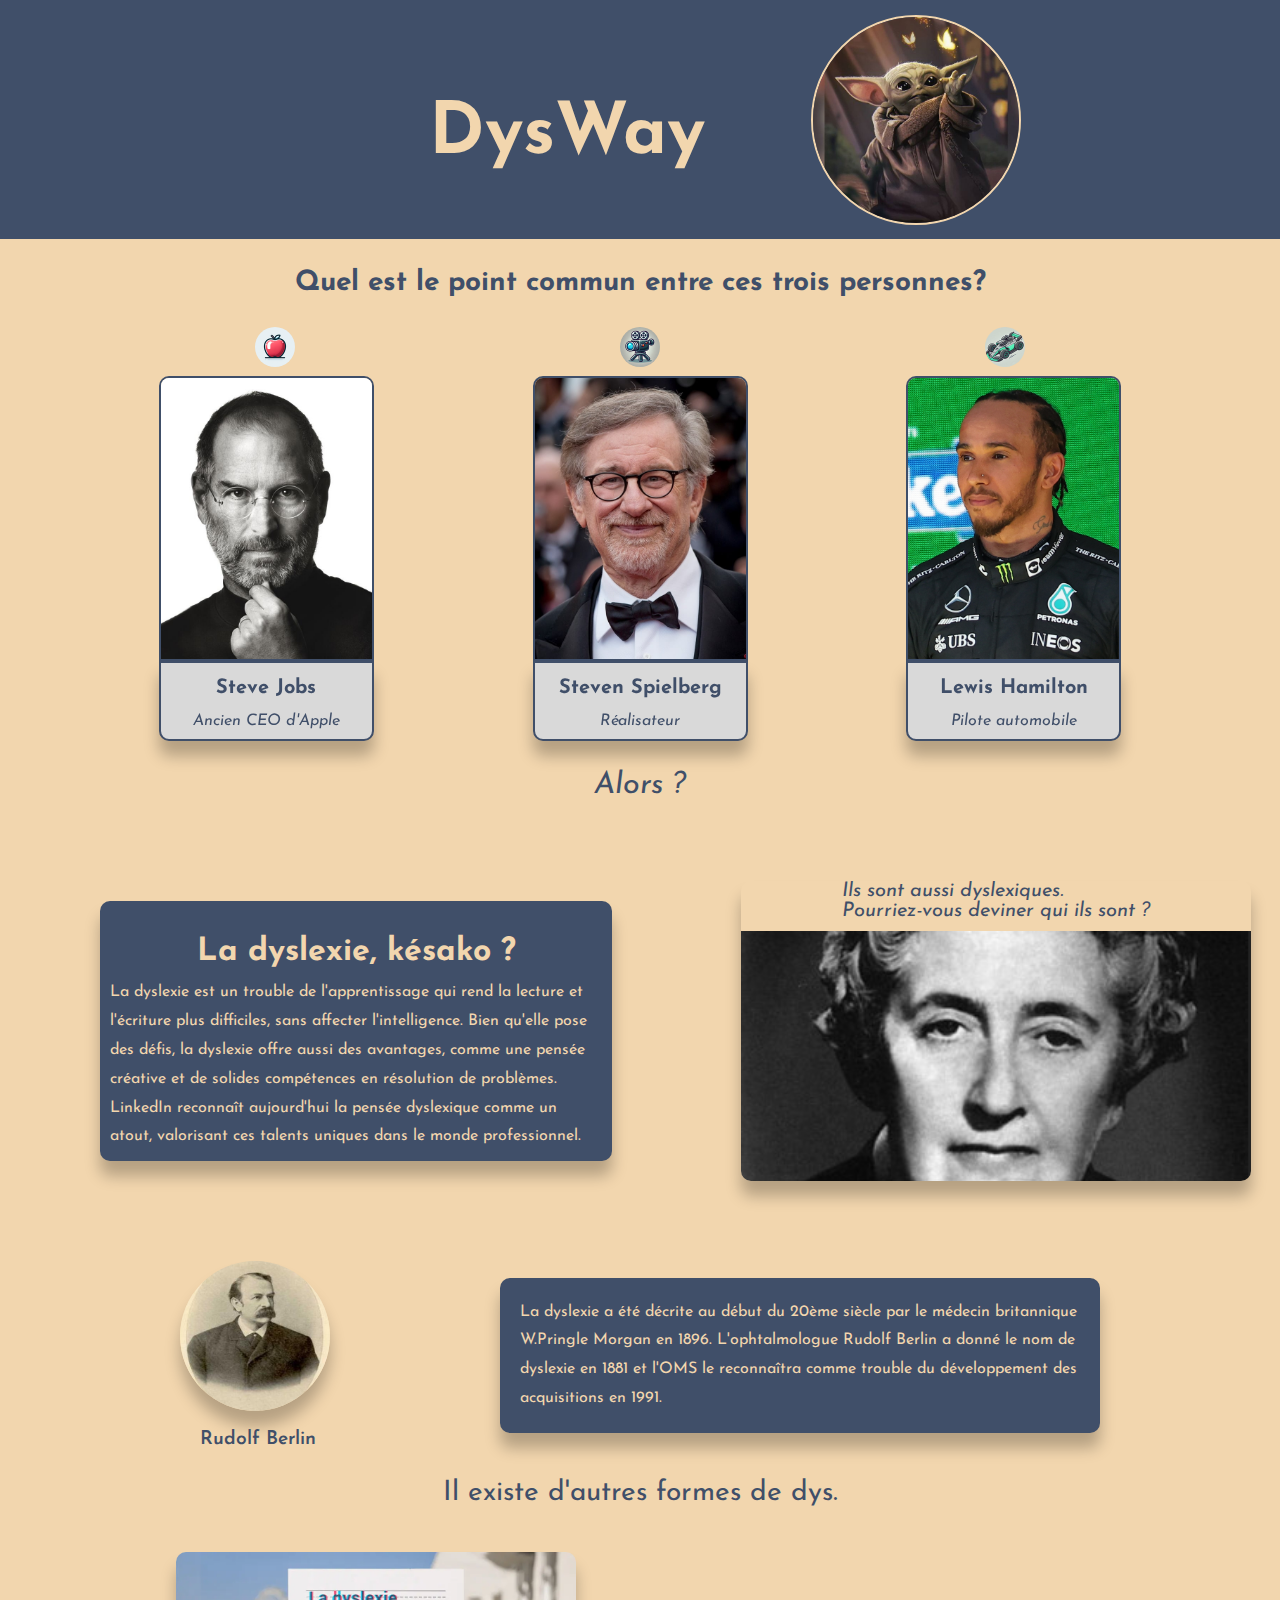
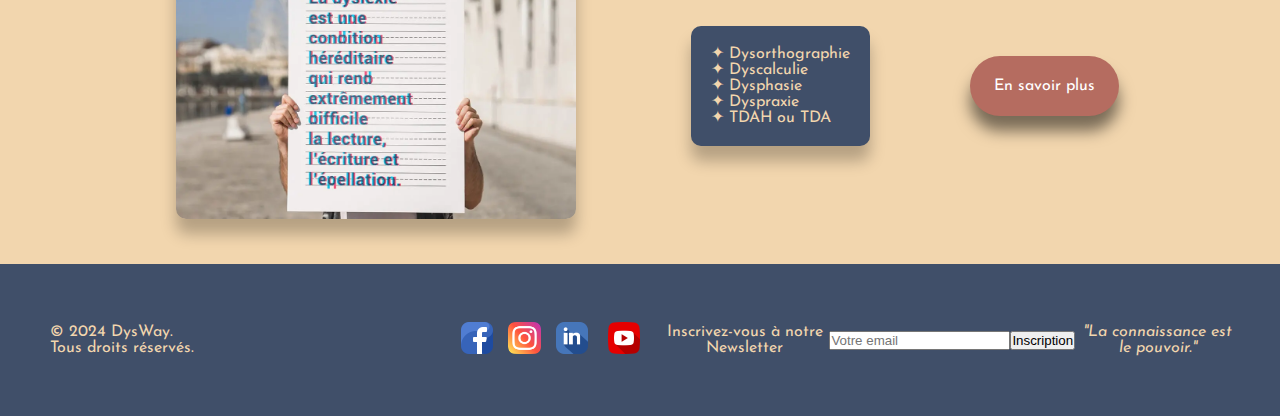
<file: index.html>
<!DOCTYPE html>
<html lang="fr">
<head>
    <meta charset="UTF-8">
    <meta name="viewport" content="width=device-width, initial-scale=1.0">
    <link rel="icon" type="image/png" href="images/yoda.ico">
    <link rel="preconnect" href="https://fonts.googleapis.com">
    <link rel="preconnect" href="https://fonts.gstatic.com" crossorigin>
    <link href="https://fonts.googleapis.com/css2?family=Josefin+Sans:ital,wght@0,100..700;1,100..700&display=swap" rel="stylesheet">
    <title>DysWay</title>
    <link rel="stylesheet" type="text/css" href="reset.css"/>
    <link rel="stylesheet" type="text/css" href="mobile.css" media="screen and (max-width: 640px)"/>
    <link rel="stylesheet" type="text/css" href="style.css" />
</head>
<body>
    <header>
        <div class="colorful-bar">
            <h1 class="titre-bar">DysWay</h1>
            <img src="images/Yoda.jpg" alt="photo de Yoda" class="cercle"> 
        </div> 
    </header> 

    <main>
        <h1>Quel est le point commun entre ces trois personnes?</h1>
    <div class="small-image">
        <a href="https://fr.wikipedia.org/wiki/Steve_Jobs" target="_blank">
            <img src="images\ressource\apple.png" class="pomme" alt="belle pomme rouge"></a>
        <a href="https://fr.wikipedia.org/wiki/Steven_Spielberg" target="_blank">
            <img src="images\ressource\camera.png" class="caméra" alt="caméra de réalisateur"></a>
        <a href="https://fr.wikipedia.org/wiki/Lewis_Hamilton" target="_blank">
        <img src="images\ressource\voiture.png" class="voiture" alt="voiture de F1"/></a>
    </div>
    <div class="card-container">
        <div class="card">
            <div class="card-inner">
                <div class="card-front">
                    <img src="images/cartes/steve-jobs.jpg" class="steve-jobs" alt="Steve Jobs Apple"/>
                    <div class="steve-description">
                        <h3>Steve Jobs</h3>
                        <p>Ancien CEO d'Apple</p>
                    </div>
                </div>
                <div class="card-back">
                    <p>« Innover, c'est savoir abandonner des milliers de bonnes idées.»</p>
                </div>
            </div>
        </div>
        <div class="card">
            <div class="card-inner">
                <div class="card-front">
                    <img src="images/cartes/steven-spielberg.jpg" class="steven-spielberg" alt="Steven Spielberg réalisateur"/>
                    <div class="spielberg-description">
                        <h3>Steven Spielberg</h3>
                        <p>Réalisateur</p>
                    </div>
                </div>
                <div class="card-back">
                    <p>« Je ne rêve pas la nuit, je rêve le jour, je rêve toute la journée, je rêve pour vivre.»</p>
                </div>
            </div>
        </div>
        <div class="card">
            <div class="card-inner">
                <div class="card-front">
                    <img src="images/cartes/lewis-hamilton.jpg" class="lewis-hamilton" alt="Lewis Hamilton F1"/>
                    <div class="lewis-description">
                        <h3>Lewis Hamilton</h3>
                        <p>Pilote automobile</p>
                    </div>
                </div>
                <div class="card-back">
                    <p>« Je suis né pour piloter et gagner.»</p>
                </div>
            </div>
        </div>
    </div>
            </div>
            <details>
                <summary>Alors ?</summary>
                <div class="spoiler-content">
                    <img src="images/ressource/sparkles.png" alt="étoiles brillantes" class="sparkles"/> 
                    Et bien, ils sont tous dyslexiques !
                    <img src="images/ressource/sparkles.png" alt="étoiles brillantes" class="sparkles"/>
                </div>
                </details>

                <div class="layout-carrousel">
    
                <div class="layout">
        <h1 class="main-title">La dyslexie, késako ?</h1>
        <p class="description">La dyslexie est un trouble de l'apprentissage qui rend la lecture et l'écriture plus difficiles, sans affecter l'intelligence. Bien qu'elle pose des défis, la dyslexie offre aussi des avantages, comme une pensée créative et de solides compétences en résolution de problèmes. LinkedIn reconnaît aujourd'hui la pensée dyslexique comme un atout, valorisant ces talents uniques dans le monde professionnel.
        </p>

    </div>

    <div class="carousel">
        <h2 class="subtitle">Ils sont aussi dyslexiques. <br>Pourriez-vous deviner qui ils sont ?</h2>
        <div class="slides">
            <img src="images/carrousel/Agatha_Christie.png" alt="Agatha Christie">
            <img src="images/carrousel/cher.jpg" alt="Cher">
            <img src="images/carrousel/ae.png" alt="Einstein">
            <img src="images/carrousel/fp.png" alt="Florent Pagny">
            <img src="images/carrousel/ingvar-kamprad.jpg" alt="Ingvar Kamprad">
            <img src="images/carrousel/johnny.jpg" alt="Johnny Hallyday">
            <img src="images/carrousel/wg.png" alt="Whoopi Goldberg">
        </div>
    </div>
    </div>
    
    <section class="historique">
        <figure>
        <img src="images/rudolf-berlin.jpg" alt="Rudolf Berlin" class="portrait">
        <figcaption>Rudolf Berlin</figcaption>
    </figure>
        <p class="historique-text">La dyslexie a été décrite au début du 20ème siècle par le médecin britannique W.Pringle Morgan en 1896.
            L'ophtalmologue Rudolf Berlin a donné le nom de dyslexie en 1881 et l'OMS le reconnaîtra
            comme trouble du développement des acquisitions en 1991.</p>    
    </section>
    </div>
    <h2 class="troubles">Il existe d'autres formes de dys.</h2>
    <section class="autres-dys">
        <img src="images\ressource\photo-dys.jpg" alt="les troubles dys" class="troubles-dys"/>
            <ul class="liste-troubles">
            <li>✦ Dysorthographie</li>
            <li>✦ Dyscalculie</li>
            <li>✦ Dysphasie</li>
            <li>✦ Dyspraxie</li>
            <li>✦ TDAH ou TDA </li>
        </ul>
        <div class="bouton-lien">
            <a href="https://www.inserm.fr/dossier/troubles-specifiques-apprentissages/" class="lien" target="_blank" rel="noopener noreferrer">En savoir plus</a>
            </div>
    </section>
    </main>
    <footer> 
        <ul class="Copyright-logos">
          <li class="copyright">&copy; 2024 DysWay. <br>Tous droits réservés.</li>

          <li>
              <a href="https://www.facebook.com/association.ffdys/" target="_blank">
              <img src="images\facebook_2504903.png" alt="Facebook Logo">
              </a>
          </li>
          <li>
              <a href="https://www.instagram.com/federationfrancaisedesdys/" target="_blank">
              <img src="images\instagram_2111463_480.png" alt="instagram Logo">
              </a> 
         </li>
       
          <li>         
              <a href="https://www.linkedin.com/company/ffdys/" target="_blank">
              <img src="images\linkedin-logo_4096186.png" alt="twitter Logo" target="_blank">
           
          </li>
          <li>
              <a href="https://www.youtube.com/c/F%C3%A9d%C3%A9rationfran%C3%A7aisedesdys/featured" target="_blank">
               <img src="images\youtube_3938037.png" alt="youtube Logo">
          </li>

          <li class="newsletter" >
           <h4>Inscrivez-vous à notre <a href="#">Newsletter</a></h4>
           <input type="email" placeholder="Votre email" required>
           <button>Inscription</button>
           <div class="quote">
           <p>"La connaissance est le pouvoir."</p>
           </div>
          </li>
          </ul>
    <script src="script.js"></script>
</body>
</html>
</file>
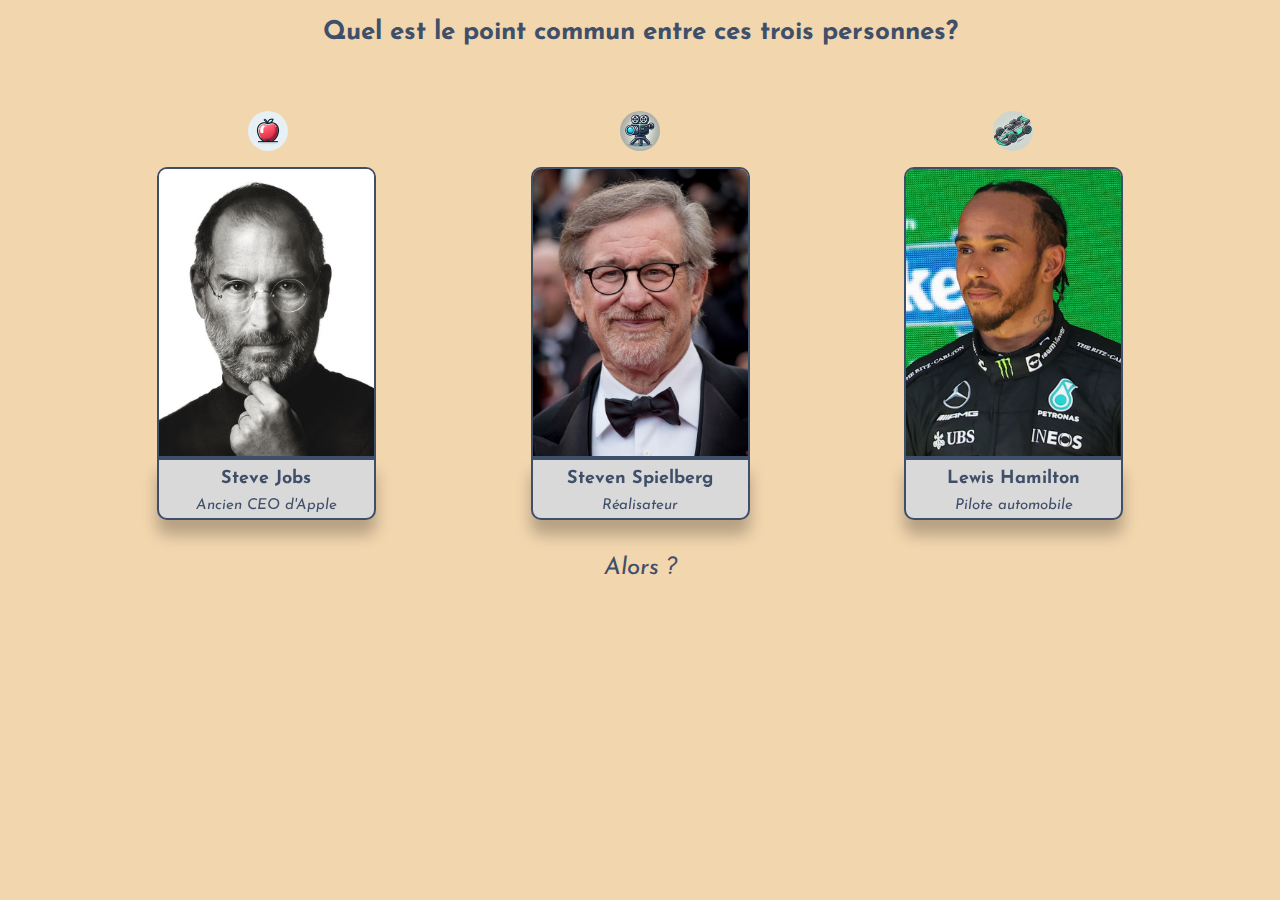
<file: index-em.html>
<!doctype html>
<html lang="fr">
<head>
  <meta charset="utf-8">
  <meta name="viewport" content="width=device-width, initial-scale=1.0" />
  <meta http-equiv="X-UA-Compatible" content="ie=edge" />
  <title>DysWay</title>
  <link rel="preconnect" href="https://fonts.googleapis.com">
<link rel="preconnect" href="https://fonts.gstatic.com" crossorigin>
<link href="https://fonts.googleapis.com/css2?family=Josefin+Sans:ital,wght@0,100..700;1,100..700&display=swap" rel="stylesheet">
  <link rel="stylesheet" href="reset-em.css">
  <link rel="stylesheet" href="style-em.css">
</head>
<body>
    <main>
        <h1>Quel est le point commun entre ces trois personnes?</h1>
    <div class="small-image">
        <img src="images\ressource\apple.png" class="pomme" alt="belle pomme rouge"/>
        <img src="images\ressource\camera.png" class="caméra" alt="caméra de réalisateur"/>
        <img src="images\ressource\voiture.png" class="voiture" alt="voiture de F1"/>
    </div>
    <div class="card-container">
        <div class="card">
            <div class="card-inner">
                <div class="card-front">
                    <img src="images/cartes/steve-jobs.jpg" class="steve-jobs" alt="Steve Jobs Apple"/>
                    <div class="steve-description">
                        <h3>Steve Jobs</h3>
                        <p>Ancien CEO d'Apple</p>
                    </div>
                </div>
                <div class="card-back">
                    <p>« L'innovation, c’est ce qui distingue un leader d’un suiveur.»</p>
                </div>
            </div>
        </div>
        <div class="card">
            <div class="card-inner">
                <div class="card-front">
                    <img src="images/cartes/steven-spielberg.jpg" class="steven-spielberg" alt="Steven Spielberg réalisateur"/>
                    <div class="spielberg-description">
                        <h3>Steven Spielberg</h3>
                        <p>Réalisateur</p>
                    </div>
                </div>
                <div class="card-back">
                    <p>« Je ne rêve pas la nuit, je rêve le jour, je rêve toute la journée, je rêve pour vivre.»</p>
                </div>
            </div>
        </div>
        <div class="card">
            <div class="card-inner">
                <div class="card-front">
                    <img src="images/cartes/lewis-hamilton.jpg" class="lewis-hamilton" alt="Lewis Hamilton F1"/>
                    <div class="lewis-description">
                        <h3>Lewis Hamilton</h3>
                        <p>Pilote automobile</p>
                    </div>
                </div>
                <div class="card-back">
                    <p>« Je suis né pour piloter et gagner.»</p>
                </div>
            </div>
        </div>
    </div>
            </div>
            <details>
                <summary>Alors ?</summary>
                <div class="spoiler-content">
                    <img src="images/ressource/sparkles.png" class="sparkles"/> 
                    Et bien, ils sont tous dyslexiques !
                    <img src="images/ressource/sparkles.png" class="sparkles"/>
                </div>
                </details>
            </main>
</body>
</html>
</file>
<file: mobile.css>
.coloful-bar {
    width: 100%;
}

h1 {
    display: flex;
    justify-content: center;
    align-content: center;
}

.small-image {
    margin: 30px;
}

.card-container {
    display: flex;
    flex-direction: column;
    align-items: center;
    gap: 150px;
}

.spoiler-content {
    display: flex;
    justify-content: center;
    margin-left: 15px;
}

.sparkles {
    width: 10%;
}
</file>
<file: style.css>
/* Style global */
* {
    margin: 0;
    padding: 0;
    box-sizing: border-box;
}

:root {
    --primarycolor: #F2D6AE;
    --secondcolor: #404F69;
    --thirdcolor: #B56C60;
    --cardcolor: #D9D9D9;
    --imgsize: 215px;
    --bordertop: 10px 10px 0 0;
    --borderbottom: 0 0 10px 10px;
}

body {
    font-family: "Josefin sans";
    background-color:var(--primarycolor);
}

.colorful-bar {
    background-color: #404f69 ;
    display: flex;
    justify-content: space-between;
    align-items:center;
    padding: 5px;
}

.titre-bar {
    color: #F2D6AE;
    margin-left:25%;
    text-align:center;
    flex-grow:1 ;
    font-size: 4.5rem;
    padding: 5%;
}

.cercle {
    border-radius: 100%; /* Pour un cercle parfait */
    width: 210px; /* Ajuste la largeur */
    height: 210px; /* Ajuste la hauteur pour l'ovale */
        /*margin-right: 250px; /* Ajuste la marge à gauche */
    object-fit: cover;
    border: 2px solid #F2D6AE;
    margin-right: 20%;
}

h1 {
    display: flex;
    justify-content: center;
    margin-top: 30px;
    color: var(--secondcolor);
    font-weight: 700;
    font-size: 1.75rem;
}

.small-image {
    display: flex;
    justify-content: space-evenly;
    gap: 40px;
    padding-bottom: 10px;
}


.small-image img {
    border-radius: 100%;
    margin: 30px;
    width: 40px;
}

.card {
    perspective: 1000px; 
}

.card-inner {
    margin: 20px;
    position: relative;
    width: 215px;
    height: 215px;
    transition: transform 0.6s; 
    transform-style: preserve-3d;
}

.card:hover .card-inner {
    transform: rotateY(180deg); 
}

.card-front, .card-back {
    position: absolute;
    width: 100%;
    height: 100%;
    backface-visibility: hidden;
}

.card-front {
    background-color: var(--cardcolor);
    display: flex;
    flex-direction: column;
    justify-content: center;
    align-items: center;
}

.card-back {
    background-color: var(--secondcolor);
    color: var(--primarycolor);
    border-radius: 10px;
    box-shadow: 0px 15px 15px 0px rgba(0, 0, 0, 0.25);
    transform: rotateY(180deg);
    display: flex;
    justify-content: center;
    align-items: center;
    text-indent: 15px;
    font-size: 1.25rem;
}

.card-container {
    display: flex;
    justify-content: space-evenly;
    align-items: flex-start; ; 
    padding: 20px; 
}

.steve-jobs {
    border-radius: var(--bordertop);
    width: var(--imgsize);
    border: 2px solid #404F69;
}

.steve-description {
    background-color: var(--cardcolor);
    border-radius: var(--borderbottom);
    color: var(--secondcolor);
    box-shadow: 0px 15px 15px 0px rgba(0, 0, 0, 0.25);
    border: 2px solid #404F69;
    width: 100%;
    padding: 5px;
}

.steve-description h3 {
    display: flex;
    justify-content: center;
    font-weight: 700;
    font-size: 1.25rem;
    padding: 10px;
}

.steve-description p {
    display: flex;
    justify-content: center;
    font-style: italic;
    font-size: 1rem;
    padding: 5px;
}

.steven-spielberg {
    border-radius: var(--bordertop);
    width: var(--imgsize);
    border: 2px solid #404F69;
}

.spielberg-description {
    background-color: var(--cardcolor);
    border-radius: var(--borderbottom);
    color: var(--secondcolor);
    box-shadow: 0px 15px 15px 0px rgba(0, 0, 0, 0.25);
    border: 2px solid #404F69;
    width: 100%;
    padding: 5px;
}

.spielberg-description h3 {
    display: flex;
    justify-content: center;
    font-weight: 700;
    font-size: 1.25rem;
    padding: 10px;

}

.spielberg-description p {
    display: flex;
    justify-content: center;
    font-style: italic;
    font-size: 1rem;
    padding: 5px;

}

.lewis-hamilton {
    border-radius: var(--bordertop);
    width: var(--imgsize);
    border: 2px solid #404F69;
}

.lewis-description {
    background-color: var(--cardcolor);
    border-radius: var(--borderbottom);
    color: var(--secondcolor);
    box-shadow: 0px 15px 15px 0px rgba(0, 0, 0, 0.25);
    border: 2px solid #404F69;
    width: 100%;
    padding: 5px;
}

.lewis-description h3 {
    display: flex;
    justify-content: center;
    font-weight: 700;
    font-size: 1.25rem;
    padding: 10px;

}

.lewis-description p {
    display: flex;
    justify-content: center;
    font-style: italic;
    font-size: 1rem;
    padding: 5px;

}

summary {
    margin-top: 65px;
    display: flex;
    justify-content: center;
    font-style: italic;
    font-size: 1.90rem;
    cursor:pointer;
    color: var(--secondcolor);
}

.spoiler-content {
    margin-top: 30px;
    color: var(--secondcolor);
    font-size: 1.75rem;
    font-weight: 700;
    display: flex;
    justify-content: center;
    text-decoration: underline;
}

.sparkles {
    width: 30px;
    margin-left: 15px;
    margin-right: 15px;
}

/* Styles pour le layout */

.main-title {
    font-size: 2rem;
    padding-bottom: 5px;
    text-align: center;
    color: var(--primarycolor);
}

.description {
    font-size: 1rem;
    line-height: 1.8;
    padding: 5px;
}

.layout {
    max-width: 40%;
    background-color: var(--secondcolor);
    border-radius: 10px;
    padding: 5px;
    box-shadow: 0 15px 15px rgba(0, 0, 0, 0.25);
    color: var(--primarycolor);
    margin: 100px;
}

.layout-carrousel {
    display: flex;
    align-items: center;
    justify-content: space-between;

}

/* Styles pour les sous-titres */
.subtitle {
    color: var(--secondcolor);
    font-size: 1.25rem;
    display: flex;
    justify-content: center;
    font-weight: 400;
    font-style: italic;
    padding-bottom: 10px;
}

/* Styles pour la section historique */
.historique {
    display: flex;
    justify-content: center;
    align-items: center;
    gap: 150px;
}

.portrait {
    border-radius: 50%;
    margin-right: 20px;
    width: 150px;
    height: 150px;
    box-shadow: 0 15px 15px 0 rgba(0, 0, 0, 0.25);
}

figcaption {
    color: var(--secondcolor);
    font-size: 1.2rem;
    font-weight: 600;
    margin-top: 15px;
    margin-left: 20px;
}

.historique-text {
    font-size: 1rem;
    line-height: 1.8;
    max-width: 600px;
    background-color: var(--secondcolor);
    color: var(--primarycolor);
    padding: 20px;
    border-radius: 10px;
    box-shadow: 0 15px 15px 0 rgba(0, 0, 0, 0.25);

}

/* Styles pour le carrousel */
.carousel {
    font-size: 1rem;
    width: 510px;
    height: 300px;
    margin: 40px auto;
    overflow: hidden;
    border-radius: 10px;
    box-shadow: 0 15px 15px 0 rgba(0, 0, 0, 0.25);
    position: relative;
}

.slides {
    display: flex;
    transition: transform 0.5s ease-in-out;
    width: 100%;
}

.slides img {
    width: 510px;
    height: 300px;
    object-fit: cover;
    flex-shrink: 0;
}

.troubles {
    font-size: 1.75rem;
    display: flex;
    justify-content: center;
    color: var(--secondcolor);
    margin: 30px;
}

.autres-dys {
    margin: 30px;
    display: flex;
    justify-content: center;
    align-items: center;
    gap: 100px;
}

.troubles-dys {
    width: 400px;
    margin: 15px;
    border-radius: 10px;
    box-shadow: 0 15px 15px 0 rgba(0, 0, 0, 0.25);
}

.liste-troubles {
    list-style: none;
    font-size: 1rem;
    color: var(--primarycolor);
    background-color: var(--secondcolor);
    padding: 20px;
    border-radius: 10px;
    box-shadow: 0 15px 15px 0 rgba(0, 0, 0, 0.25);
}

.bouton-lien {
    background-color: var(--thirdcolor);
    box-shadow: 0 15px 15px 0 rgba(0, 0, 0, 0.50);
    display: inline-flex;
    padding: 22px 24px;      
    text-align: center; 
    text-decoration: none;
    font-size: 1rem;
    border-radius: 100px;
}

.lien {
    color: white;
}

footer {
    display: flex; /* Utilise Flexbox pour le footer */
    justify-content: center; /* Centre les éléments du footer */
    align-items: center; /* Centre verticalement */
    background-color: #404f69;
    padding: 40px;
}

.Copyright-logos {
    display: flex; /* Utilise Flexbox pour l'alignement */
    align-items: center; /* Centre verticalement les éléments */
    list-style-type: none; /* Supprime les puces de la liste */
    padding: 0; /* Supprime le padding par défaut */
    margin: 0; /* Supprime la marge par défaut */
    gap: 5px; /* Espace entre les logos */
}

.Copyright-logos li {
    margin-left: 10px; /* Espace entre les logos */
    display: flex; /* Utilise Flexbox pour l'alignement */
    align-items: center; /* Centre verticalement les éléments */
}

.Copyright-logos li img {
    width: 40px; /* Ajustez cette valeur selon vos besoins */
    height: auto; /* Maintient le ratio d'aspect */
    max-width: 100%; /* Empêche l'image de dépasser son conteneur */
    gap: 1%;
    align-items: center;
}


.copyright {
    margin-right: 250px;
    color: #F2D6AE;
    width: 15%;
}

.newsletter {
    text-align: center;
    margin: 20px 0;
    color: #F2D6AE;
    text-decoration: none;
}

.quote {
    text-align: center;
    font-style:italic;
    color: #F2D6AE;
    text-decoration: none;
}

a {
    text-decoration: none; /* Supprime le soulignement */
    color: #F2D6AE; /* Couleur personnalisée */
}

a:visited {
    text-decoration: none; /* Supprime le soulignement pour les liens visités */
}
</file>
<file: style-em.css>
:root {
    --primarycolor: #F2D6AE;
    --secondcolor: #404F69;
    --thirdcolor: #B56C60;
    --cardcolor: #D9D9D9;
    --imgsize: 215px;
    --bordertop: 10px 10px 0 0;
    --borderbottom: 0 0 10px 10px;
}

body {
    background-color: var(--primarycolor);
    font-family: "Josefin sans";
}

h1 {
    display: flex;
    justify-content: center;
    margin: 20px 0 20px 0;
    color: var(--secondcolor);
    font-weight: 700;
    font-size: 26px;
}

.small-image {
    display: flex;
    justify-content: space-evenly;
    gap: 40px;
}


.small-image img {
    border-radius: 100%;
    margin: 45px;
    width: 40px;
}

.card {
    perspective: 1000px; 
}

.card-inner {
    margin: 20px;
    position: relative;
    width: 215px;
    height: 215px;
    transition: transform 0.6s; 
    transform-style: preserve-3d;
}

.card:hover .card-inner {
    transform: rotateY(180deg); 
}

.card-front, .card-back {
    position: absolute;
    width: 100%;
    height: 100%;
    backface-visibility: hidden;
}

.card-front {
    background-color: var(--cardcolor);
    display: flex;
    flex-direction: column;
    justify-content: center;
    align-items: center;
}

.card-back {
    background-color: var(--secondcolor);
    color: var(--primarycolor);
    border-radius: 10px 10px 10px 10px;
    box-shadow: 0px 15px 15px 0px rgba(0, 0, 0, 0.25);
    transform: rotateY(180deg);
    display: flex;
    justify-content: center;
    align-items: center;
    text-indent: 15px;
    font-size: 18px;
}

.card-container {
    display: flex;
    justify-content: space-evenly;
    align-items: flex-start; ; 
    padding: 20px; 
    background-color: #F2D6AE; 
}

.steve-jobs {
    border-radius: var(--bordertop);
    width: var(--imgsize);
    border: 2px solid #404F69;
}

.steve-description {
    background-color: var(--cardcolor);
    border-radius: var(--borderbottom);
    color: var(--secondcolor);
    box-shadow: 0px 15px 15px 0px rgba(0, 0, 0, 0.25);
    border: 2px solid #404F69;
    width: 100%;
    padding-bottom: 5px;
}

.steve-description h3 {
    display: flex;
    justify-content: center;
    font-weight: 700;
    font-size: 18px;
    padding: 10px;
}

.steve-description p {
    display: flex;
    justify-content: center;
    font-style: italic;
    font-size: 15px;

}

.steven-spielberg {
    border-radius: var(--bordertop);
    width: var(--imgsize);
    border: 2px solid #404F69;
}

.spielberg-description {
    background-color: var(--cardcolor);
    border-radius: var(--borderbottom);
    color: var(--secondcolor);
    box-shadow: 0px 15px 15px 0px rgba(0, 0, 0, 0.25);
    border: 2px solid #404F69;
    width: 100%;
    padding-bottom: 5px;
}

.spielberg-description h3 {
    display: flex;
    justify-content: center;
    font-weight: 700;
    font-size: 18px;
    padding: 10px;

}

.spielberg-description p {
    display: flex;
    justify-content: center;
    font-style: italic;
    font-size: 15px;

}

.lewis-hamilton {
    border-radius: var(--bordertop);
    width: var(--imgsize);
    border: 2px solid #404F69;
}

.lewis-description {
    background-color: var(--cardcolor);
    border-radius: var(--borderbottom);
    color: var(--secondcolor);
    box-shadow: 0px 15px 15px 0px rgba(0, 0, 0, 0.25);
    border: 2px solid #404F69;
    width: 100%;
    padding-bottom: 5px;

}

.lewis-description h3 {
    display: flex;
    justify-content: center;
    font-weight: 700;
    font-size: 18px;
    padding: 10px;

}

.lewis-description p {
    display: flex;
    justify-content: center;
    font-style: italic;
    font-size: 15px;

}

summary {
    margin-top: 65px;
    display: flex;
    justify-content: center;
    font-style: italic;
    font-size: 24px;
    cursor:pointer;
    color: var(--secondcolor);
}

.spoiler-content {
    margin-top: 30px;
    color: var(--secondcolor);
    font-size: 24px;
    font-weight: 700;
    display: flex;
    justify-content: center;
    text-decoration: underline;
}

.sparkles {
    width: 30px;
    margin-left: 15px;
    margin-right: 15px;
}
</file>
